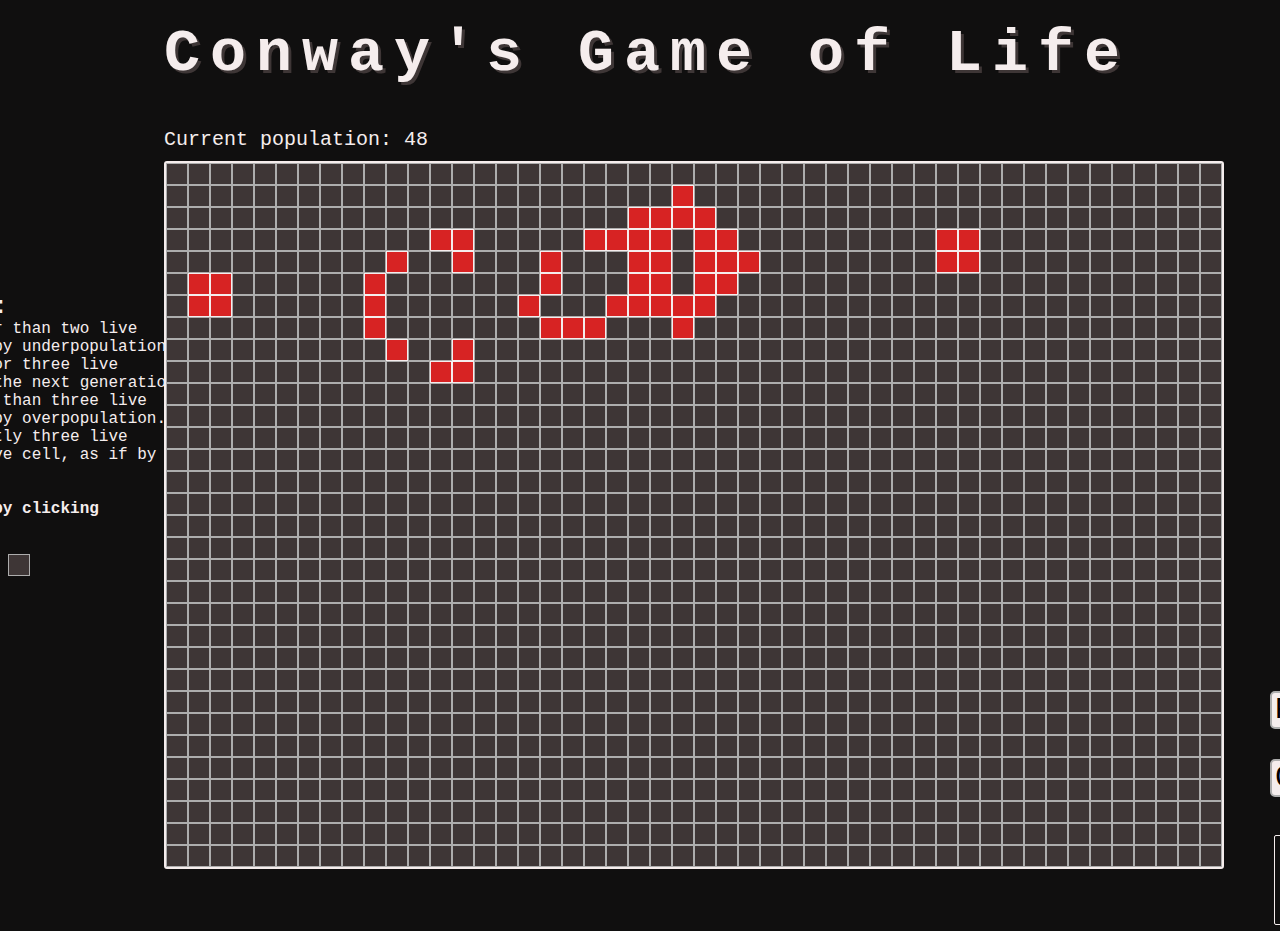
<file: game of life/index.html>
<!DOCTYPE html>

<html>
	<head>
		<title>game of life</title>
		<link rel="stylesheet" href="styles.css">	
	</head>

	<body>
		<div id="info">
			<h2>How the game works:</h2>
			<pre>
1 - Any live cell with fewer than two live<br>    neighbours dies, as if by underpopulation.
2 - Any live cell with two or three live<br>    neighbours lives on to the next generation.
3 - Any live cell with more than three live<br>    neighbours dies, as if by overpopulation.
4 - Any dead cell with exactly three live<br>    neighbours becomes a live cell, as if by<br>    reproduction
<br><b>Edit the cells in the grid by clicking <br>            when paused.</b>
			</pre>

			<div id="legend">
				<div><span><b>Live cell:</b></span><div class="alv"></div></div>
				<div><span><b>Dead cell:</b></span><div class="ded"></div></div>
			</div>
			
		</div>

		<div id="main-content">
			<h1>Conway's Game of Life</h1>
			<div id="population-wrapper">
				<label>Current population:</label>
				<span id="population">0</span>
			</div>
	
			<div id="grid-wrapper">
				<div id="grid">
					<div id="grid-box"></div>
				</div>
	
				<div id="controls">
					<button id="pause" class="control-button">PAUSE</button>
	
					<button id="clr" class="control-button">CLEAR</button>
	
					<fieldset id="speed-container">
						<legend>Speed</legend>
						<div id="speed-buttons">
							<button id="inc">+</button>
							<button id="dec">-</button>
						</div>
	
						<div id="display">
							<span id="display-speed">6</span>
						</div>
					</fieldset>
				</div>
			</div>
		</div>
		
		
		<script src="script.js"></script>
	</body>
</html>
</file>
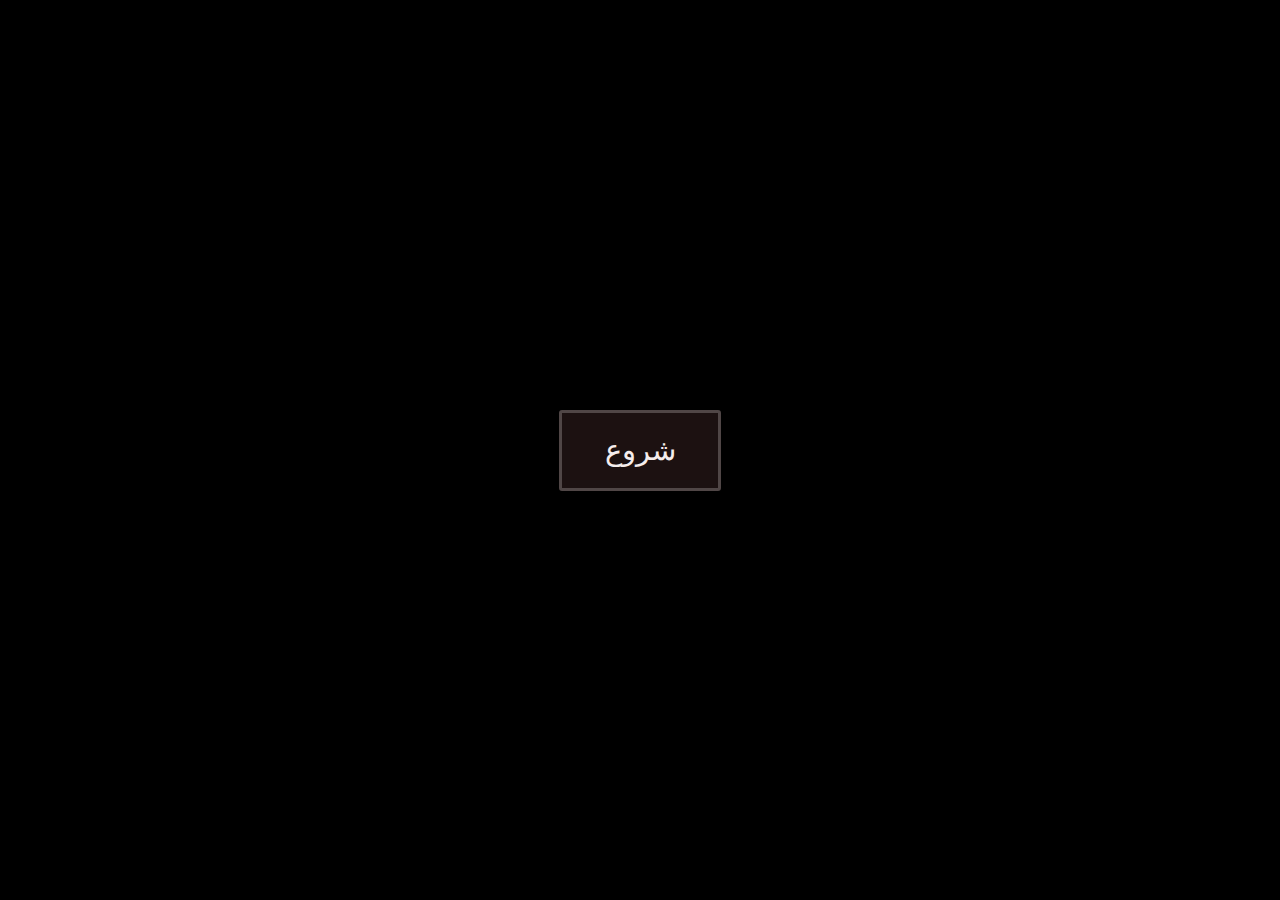
<file: Snake Game - Revised/index.html>
<!DOCTYPE html>
<html lang="en">
    <head>
        <meta charset="UTF-8">
        <meta http-equiv="X-UA-Compatible" content="IE=edge">
        <meta name="viewport" content="width=device-width, initial-scale=1.0">
        <link rel="stylesheet" href="gameStyle.css">
        <title>Snake Game</title>
        <script src="gameScript.js" defer type="module"></script>
    </head>
    
    <body>
        <button class="gameButton" id="start">شروع</button>
        <div id="score" class="off"></div>
        <div id="gameGrid" class="off"></div>

        <script>
            function reset() {
                location.reload();
            }
        </script>
    </body>
</html>
</file>
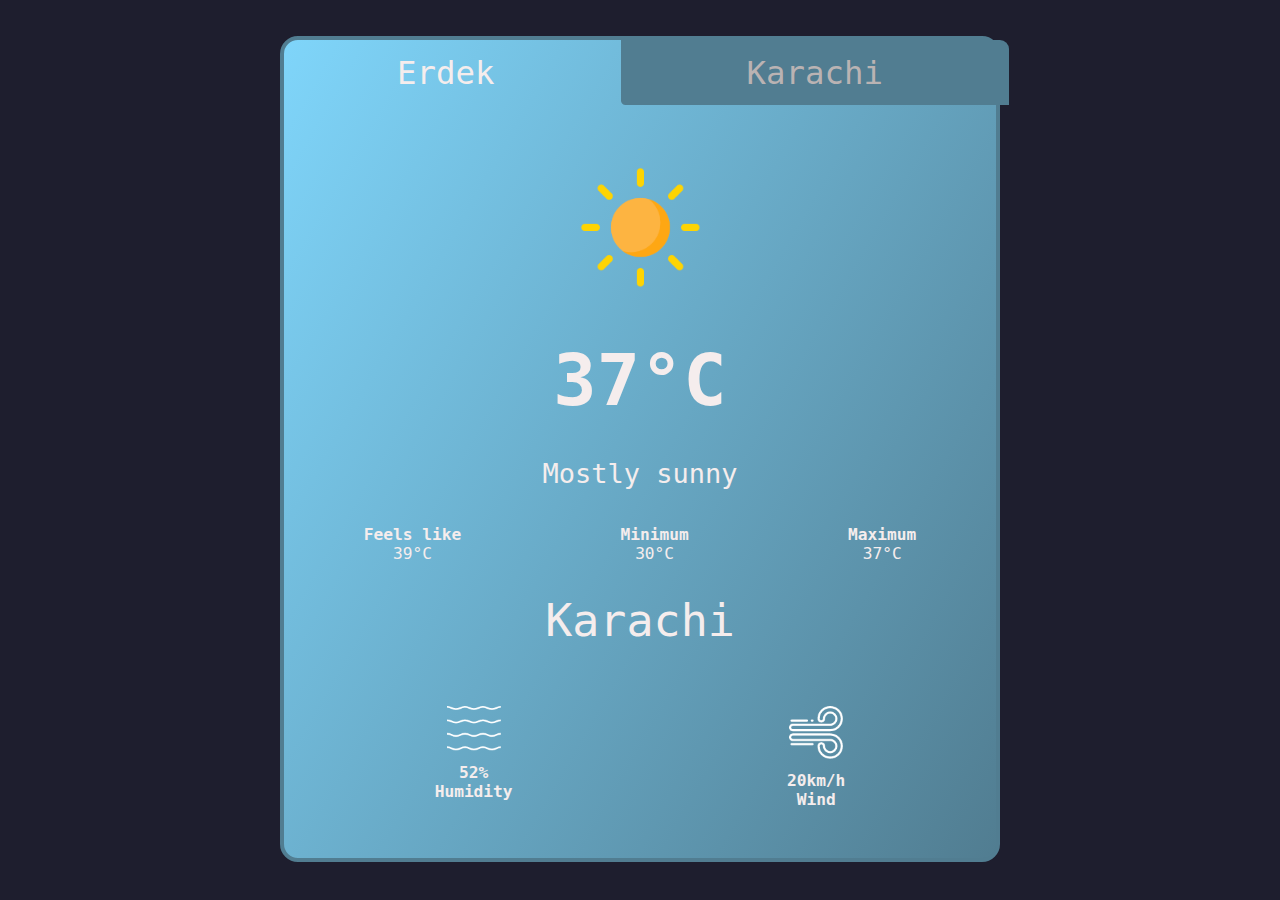
<file: weather app/index.html>
<!DOCTYPE html>
<html lang="en">
<head>
    <meta charset="UTF-8">
    <meta name="viewport" content="width=device-width, initial-scale=1.0">
    <link rel="stylesheet"  href="styles.css">
    <title>Weather</title>
</head>
<body>
    <div class="card">
        <div class="tab">
            <button id="erdek" class="active">Erdek</button>
            <button id="karachi">Karachi</button>
        </div>

        <div class="weather">
            <img src="images/clear.png" class="weather_icon" id="icon">
            <h1 id="temp"><a id="convert_temp">37°C</a></h1>
            <p id="description">Mostly sunny</p>
            <div class="temp_details">
                <div class="feel">
                    <p><b>Feels like</b></p>
                    <div id="feels_like">39°C</div>
                </div>
                <div class="min">
                    <p><b>Minimum</b></p>
                    <p id="min_temp">30°C</p>
                </div>
                <div class="max">
                    <p><b>Maximum</b></p>
                    <p id="max_temp">37°C</p>
                </div>
            </div>
            <h2 id="city">Karachi</h2>

            <div class="details">
                <div class="col1">
                    <img src="images/humidity.png">
                    <div class="info">
                        <p class="humidity" id="humidity">52%</p>
                        <p>Humidity</p>
                    </div>
                </div>
                <div class="col2">
                    <img src="images/wind.png">
                    <div class="info">
                        <p class="wind" id="wind">20km/h</p>
                        <p>Wind</p>
                    </div>
                </div>
            </div>
        </div>
    </div>

    <script src="weatherApp.js"></script>
</body>
</html>
</file>
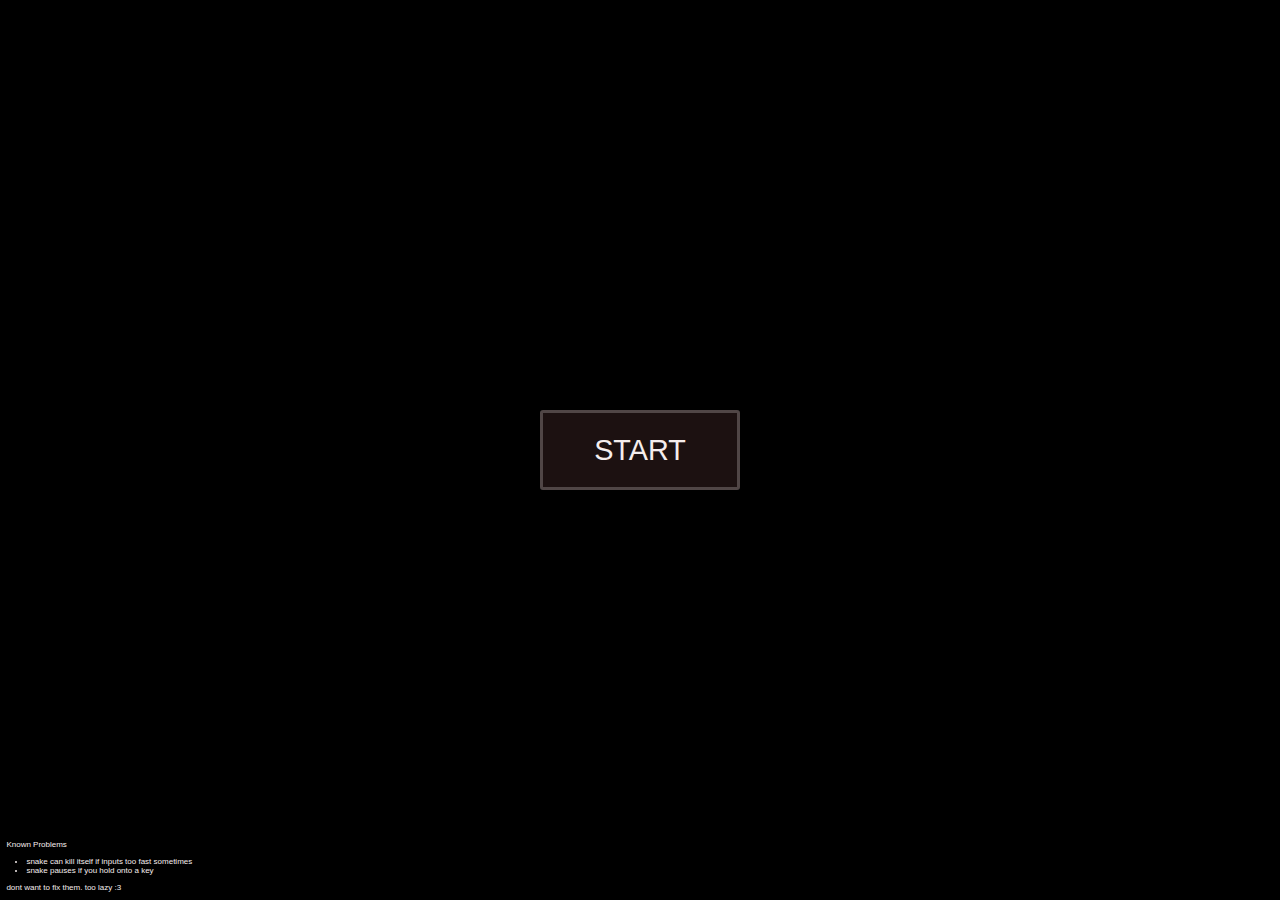
<file: Snake - The Game/snakegame.html>
<html>
    <head>
        <link rel="stylesheet" href="snakegameCSS.css">
        <title>Snake Game</title>
    </head>

    <body>
        <button class="gameButton" id="startButton" onclick="start()">START</button>
        <div id="score" class="deactive"></div>
        <div id="grid" class="deactive"></div>
        <div id="disclaimer">
            <p>Known Problems</p>
            <ul>
                <li>snake can kill itself if inputs too fast sometimes</li>
                <li>snake pauses if you hold onto a key</li>
            </ul>
            <p>dont want to fix them. too lazy :3</p>
        </div>
        
        <script src="gameScript.js"></script>
    </body>
</html>
</file>
<file: game of life/styles.css>
* {
	box-sizing: 0;
	padding: 0;
	margin: 0;
	background: #100F0F;
	color: #F5EDED;
	font-family: monospace;
}

body {
	display: flex;
	justify-content: center;
	align-items: center;
	flex-flow: row;
}

#info {
	font-size: 16px;
	width: 430px;
}

#legend {
	display: flex;
	flex-flow: row;
}

#legend div {
	display: flex;
	margin-right: 10px;
}

#legend .alv, .ded {
	width: 20px;
	height: 20px;
}

#legend span {
	display: flex;
	margin-right: 20px;
}

#main-content {
	margin-right: 150px;
}

#main-content h1 {
	text-shadow: 3px 3px #3E3636;
	color: #F5EDED;
	letter-spacing: 10px;
	font-size: 60px;
	margin-top: 20px;
}

#population-wrapper {
	color: white;
	margin: 40px 470px 0 0;
	font-size: 20px;
}

.cell {
	width: 20px;
	height: 20px;
}

.ded {
	background-color: #3E3636;
	border: 1px solid #adadad;
}

.alv {
	background-color: #D72323;
	border: 1px solid #F5EDED;
}

#grid-wrapper {
	margin-top: 10px;
	display: flex;
}

#grid {
	display: grid;
	border: 2px solid #F5EDED;
	border-radius: 3px;
}

.control-button {
	font-size: 30px;
	height: 50px;
	width: 100px;
	margin: 30px 0 0 20px;
	border-radius: 5px;
	border: 2px solid #adadad;
	background-color: #F5EDED;
	cursor: pointer;
	color: black;
}

.control-button:hover {
	transition: 0.2s;
	background-color: #cbc7c7;
}

#controls {
	display: flex;
	justify-content: space-around;
	align-items: center;
	margin-top: 500px;
	flex-flow: column;
	height: 100px;
}

#speed-container {
	display: flex;
	padding: 10px;
	width: 100px;
	margin: 30px 0 0 50px;
	justify-content: space-between;
	border: 1px solid #F5EDED;
	border-radius: 2px;
}

#speed-container legend {
	color: #F5EDED;
	font-size: 15px;
}

#speed-buttons {
	height: 60px;
	display: flex;
	justify-content: space-between;
	flex-flow: column;
}

#speed-buttons button {
	line-height: 0px;
	height: 22px;
	width: 22px;
	font-size: 20px;
	border: 0.3vmin solid #adadad;
	background-color: #F5EDED;
	border-radius: 10px;
	color: black;
}

#display {
	display: flex;
	justify-content: space-between;
	margin-right: 24px;
	color: white;
	font-size: 40px;
}
</file>
<file: Snake Game - Revised/gameStyle.css>
#gameGrid {
    transition: 0.4s all ease-out;
    position: absolute;
    top: 12%;
    border: 10px solid #504646;
    display: grid;
    width: 75vmin;
    height: 75vmin;
    grid-template-columns: repeat(30, 1fr);
    grid-template-rows: repeat(30, 1fr);
    background-color: rgb(30, 30, 30);
}

#gameGrid.off {
    opacity: 0;
}

body {
    height: 100vh;
    width: 100vw;
    display: flex;
    justify-content: center;
    align-items: center;
    margin: 0;
    background-color: black;
}

.snake {
    background-color : #3E3636;
    border : 0.1vmin solid #eee6e6;
}

.snakeHead {
    background-color : #1c1111;
    border : 0.1vmin solid white;
}

.food {
    background-color : #D72323;
    border : 0.1vmin solid #F5EDED;
}

#score {
    transition: 0.4s all ease-out;
    position: absolute;
    top: 8%;
    left: 30.5%;
    text-align: left;
    color: #F5EDED;
    font-size: 1.2rem;
    font-family: Verdana, Geneva, Tahoma, sans-serif;
}

#score.end {
    position: absolute;
    left: 48%;
    top: 53%;
    color:white;
    font-size: 1.2rem;
}

#score.hend {
    position: absolute;
    left: 47%;
    top: 50%;
    color:white;
    font-size: 1.2rem;
}

#score.off {
    opacity: 0;
}

.end_display {
    color: #F5EDED;
    text-align: center;
    background-color: rgb(0, 0, 0);
    width: 50%;
    height: 50%;
    padding-top: 300px;
    font-size: 6rem;
}

.gameButton {
    color: #F5EDED;
    align-items: center;
    height: 9vmin;
    width: 18vmin;
    background-color:#1c1111;
    font-size: 1.8rem;
    border: 3px solid #504646;
    border-radius: 3px;
    cursor: pointer;
}

.gameButton:hover {
    background-color: #3E3636 ;
    transition: 0.2s ease-in;
}

.gameButton#retryButton {
    position:absolute;
    top: 60%;
}

.gridBox {
    border : 1px solid #151514;
    background-color: black;
}

.gameButton#start {
    z-index: 1;
}
</file>
<file: weather app/styles.css>
* {
    margin: 0;
    padding: 0;
    font-family: monospace;
    box-sizing: border-box;
}

body {
    background-color: #1e1e2e;
}

.wrapper {
    margin-top: 3.5vmin;
}

.card {
    color: #F5EDED;
    background: linear-gradient(120deg, #7fd5fa, #517d91);
    border: 0.5vmin solid #517d91;
    text-align: center;

    margin: 4vmin auto;
    width: 90%;
    max-width: 80vmin;
    border-radius: 2vmin;
    padding: 0 0vmin 4vmin;
}

.tab {
    display: flex;
    justify-content: center;
    margin-bottom: 1.5vmin;
    border-radius: 1.4vmin 1.4vmin 0 0;
    padding: 0, 0.5vmin;
}
  
.tab button {
    border: none;
    background-color: #517d91;
    color: #bab3b3;
    font-size: 3.6vmin;
    cursor: pointer;
    padding: 1.5vmin 14vmin;
    transition: all 0.3s ease;
}

.tab button:hover {
    color: #F5EDED;
}

.tab button:nth-child(1) {
    border-radius: 1vmin 0 0.5vmin 0;
}

.tab button:nth-child(2) {
    border-radius: 0 1vmin 0 0.5vmin;
}
  
.tab button.active {
    color: #F5EDED;
    background: none;
    background-color: transparent;
    z-index: 1;
}

.tab button.active:hover {
    color: #ffff;
}

.weather_icon {
    width: 20vmin;
    margin: 2vmin 0;
}

.weather h1 {
    font-size: 8vmin;
    font-weight: 900;
}

.weather h1 a {
    cursor: pointer;
}

#description {
    font-size: 3vmin;
    margin: 4vmin 0;
}

.temp_details {
    display: flex;
    margin: 1vmin 0 3.5vmin;
}

.min, .max, .feel {
    font-size: 1.8vmin;
    flex: auto;
}

.weather h2 {
    font-size: 5vmin;
    font-weight: 400;
}

.details {
    display: flex;
    margin-top: 5vmin;
    padding: 1.5vmin;
    border-radius: 2vmin;
}

.col1, .col2 {
    flex: auto;
}

.col1 img, .col2 img {
    width: 6vmin;
    margin-bottom: 1vmin;
}

.col1 p, .col2 p {
    font-size: 1.8vmin;
    font-weight: 900;
}
</file>
<file: Snake - The Game/snakegameCSS.css>
* {
    box-sizing: border-box;
}

#grid {
    border: 10px solid #504646;
    display: grid;
    position: absolute;
    top: 10%;
    left: 30%;
    grid-template-columns: repeat(30, 1fr);
    grid-template-rows: repeat(30, 1fr);
    background-color: rgb(30, 30, 30);
}

#grid.deactive {
    opacity: 0;
}

.gameButton {
    color: #F5EDED;
    align-items: center;
    height: 80px;
    width: 200px;
    background-color:#1c1111;
    font-size: 1.8rem;
    border: 3px solid #504646;
    border-radius: 3px;
    cursor: pointer;
    z-index: 10;
}

.gameButton:hover {
    background-color: #3E3636 ;
    transition: 0.2s ease-in;
}

.gameButton#retryButton {
    position:absolute;
    top: 60%;
}

body {
    display: flex;
    justify-content: center;
    align-items: center;
    margin: 0;
    background-color: black;
}

.end_display {
    color: #F5EDED;
    text-align: center;
    background-color: rgb(0, 0, 0);
    width: 100%;
    height: 100%;
    padding-top: 300px;
    font-size: 6rem;
}

#score.end {
    position: absolute;
    left: 48%;
    top: 50%;
    color:white;
    font-size: 1.2rem;
}

#score {
    position: absolute;
    top: 5%;
    left: 30%;
    text-align: left;
    color: #F5EDED;
    font-size: 1.2rem;
    font-family: Verdana, Geneva, Tahoma, sans-serif;
}

#score.deactive {
    opacity: 0;
}

h1 {
    color: #1c1111;
}

#disclaimer {
    font-size: 8px;
    font-family: Verdana, Geneva, Tahoma, sans-serif;
    position: absolute;
    bottom: 0;
    left: 0.5%;
    color: #F5EDED;
}

#disclaimer ul {
    padding: 0;
    margin-left: 20px;
}

#disclaimer p {
    padding: 0;
}
</file>
